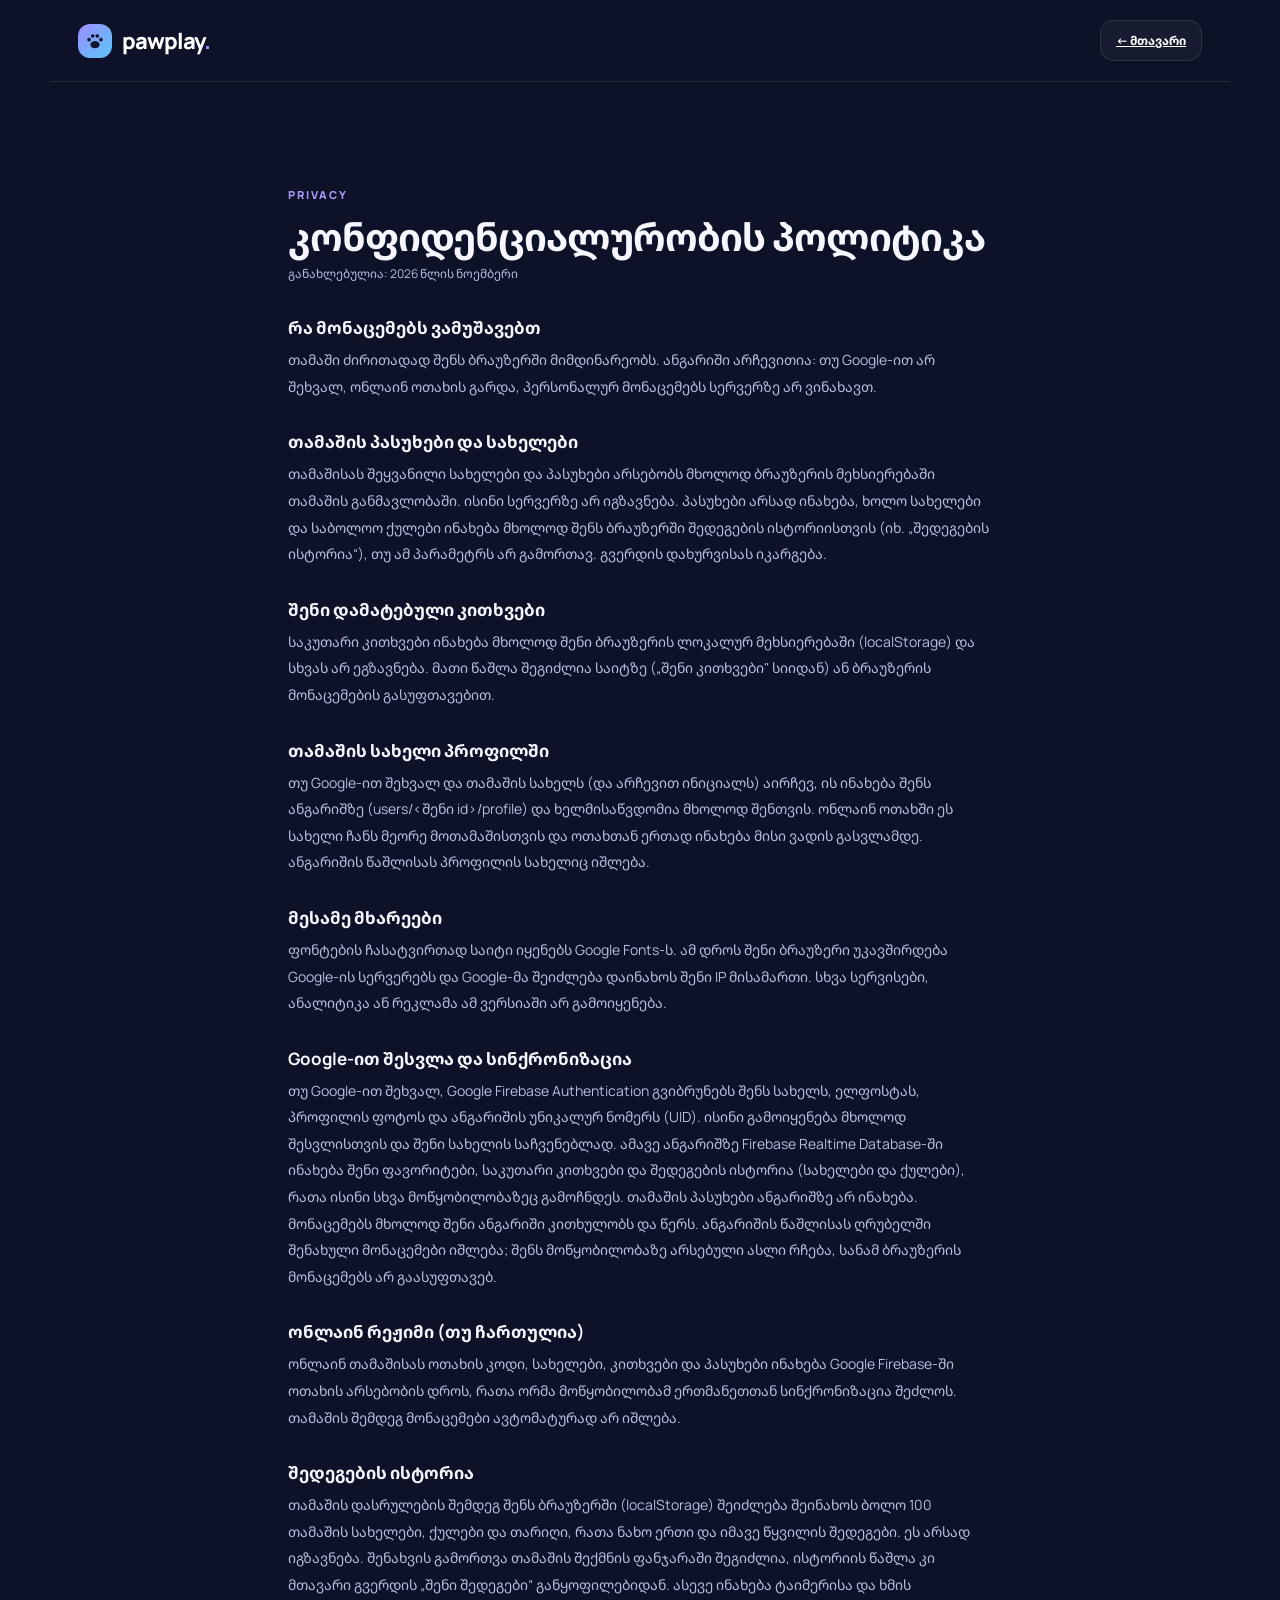
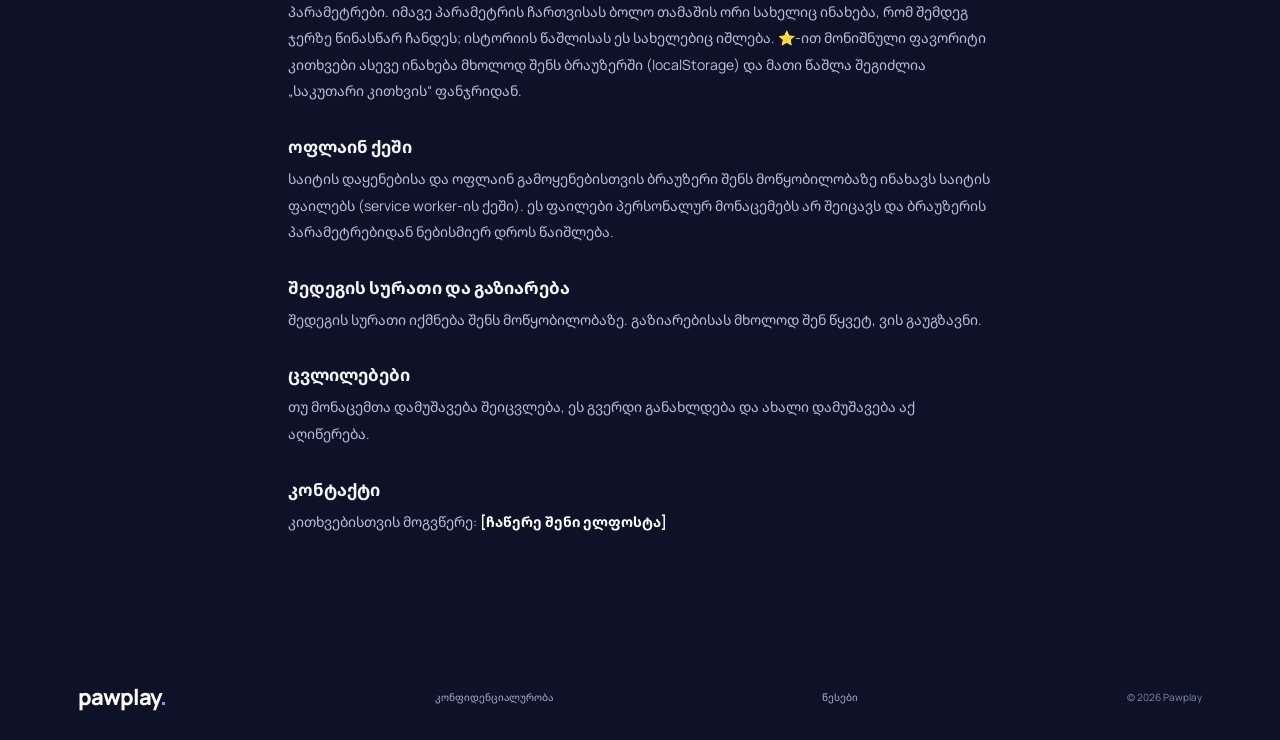
<file: privacy.html>
<!doctype html><html lang="ka"><head><meta charset="utf-8"><meta name="viewport" content="width=device-width,initial-scale=1"><meta name="theme-color" content="#10162f"><title>კონფიდენციალურობის პოლიტიკა — Pawplay</title>
<link href="https://fonts.googleapis.com/css2?family=Manrope:wght@400;600;800&family=Noto+Sans+Georgian:wght@400;600;800&display=swap" rel="stylesheet"><link rel="stylesheet" href="style.css"></head><body>
<header class="topbar"><a class="brand" href="index.html"><span class="brand-mark"><svg viewBox="0 0 24 24" width="22" height="22" fill="#10152e" aria-hidden="true"><ellipse cx="12" cy="16" rx="5" ry="4"/><circle cx="5.5" cy="10.5" r="2"/><circle cx="9.5" cy="6.5" r="2"/><circle cx="14.5" cy="6.5" r="2"/><circle cx="18.5" cy="10.5" r="2"/></svg></span><span>pawplay<span class="dot">.</span></span></a><a class="btn btn-small btn-ghost" href="index.html">← მთავარი</a></header>
<main class="section legal"><div class="eyebrow">PRIVACY</div><h1>კონფიდენციალურობის პოლიტიკა</h1><p class="upd">განახლებულია: 2026 წლის ნოემბერი</p><h2>რა მონაცემებს ვამუშავებთ</h2><p>თამაში ძირითადად შენს ბრაუზერში მიმდინარეობს. ანგარიში არჩევითია: თუ Google-ით არ შეხვალ, ონლაინ ოთახის გარდა, პერსონალურ მონაცემებს სერვერზე არ ვინახავთ.</p>
<h2>თამაშის პასუხები და სახელები</h2><p>თამაშისას შეყვანილი სახელები და პასუხები არსებობს მხოლოდ ბრაუზერის მეხსიერებაში თამაშის განმავლობაში. ისინი სერვერზე არ იგზავნება. პასუხები არსად ინახება, ხოლო სახელები და საბოლოო ქულები ინახება მხოლოდ შენს ბრაუზერში შედეგების ისტორიისთვის (იხ. „შედეგების ისტორია“), თუ ამ პარამეტრს არ გამორთავ. გვერდის დახურვისას იკარგება.</p>
<h2>შენი დამატებული კითხვები</h2><p>საკუთარი კითხვები ინახება მხოლოდ შენი ბრაუზერის ლოკალურ მეხსიერებაში (localStorage) და სხვას არ ეგზავნება. მათი წაშლა შეგიძლია საიტზე („შენი კითხვები" სიიდან) ან ბრაუზერის მონაცემების გასუფთავებით.</p>
<h2>თამაშის სახელი პროფილში</h2><p>თუ Google-ით შეხვალ და თამაშის სახელს (და არჩევით ინიციალს) აირჩევ, ის ინახება შენს ანგარიშზე (users/&lt;შენი id&gt;/profile) და ხელმისაწვდომია მხოლოდ შენთვის. ონლაინ ოთახში ეს სახელი ჩანს მეორე მოთამაშისთვის და ოთახთან ერთად ინახება მისი ვადის გასვლამდე. ანგარიშის წაშლისას პროფილის სახელიც იშლება.</p>
<h2>მესამე მხარეები</h2><p>ფონტების ჩასატვირთად საიტი იყენებს Google Fonts-ს. ამ დროს შენი ბრაუზერი უკავშირდება Google-ის სერვერებს და Google-მა შეიძლება დაინახოს შენი IP მისამართი. სხვა სერვისები, ანალიტიკა ან რეკლამა ამ ვერსიაში არ გამოიყენება.</p>
<h2>Google-ით შესვლა და სინქრონიზაცია</h2><p>თუ Google-ით შეხვალ, Google Firebase Authentication გვიბრუნებს შენს სახელს, ელფოსტას, პროფილის ფოტოს და ანგარიშის უნიკალურ ნომერს (UID). ისინი გამოიყენება მხოლოდ შესვლისთვის და შენი სახელის საჩვენებლად. ამავე ანგარიშზე Firebase Realtime Database-ში ინახება შენი ფავორიტები, საკუთარი კითხვები და შედეგების ისტორია (სახელები და ქულები), რათა ისინი სხვა მოწყობილობაზეც გამოჩნდეს. თამაშის პასუხები ანგარიშზე არ ინახება. მონაცემებს მხოლოდ შენი ანგარიში კითხულობს და წერს. ანგარიშის წაშლისას ღრუბელში შენახული მონაცემები იშლება; შენს მოწყობილობაზე არსებული ასლი რჩება, სანამ ბრაუზერის მონაცემებს არ გაასუფთავებ.</p><h2>ონლაინ რეჟიმი (თუ ჩართულია)</h2><p>ონლაინ თამაშისას ოთახის კოდი, სახელები, კითხვები და პასუხები ინახება Google Firebase-ში ოთახის არსებობის დროს, რათა ორმა მოწყობილობამ ერთმანეთთან სინქრონიზაცია შეძლოს. თამაშის შემდეგ მონაცემები ავტომატურად არ იშლება.</p><h2>შედეგების ისტორია</h2><p>თამაშის დასრულების შემდეგ შენს ბრაუზერში (localStorage) შეიძლება შეინახოს ბოლო 100 თამაშის სახელები, ქულები და თარიღი, რათა ნახო ერთი და იმავე წყვილის შედეგები. ეს არსად იგზავნება. შენახვის გამორთვა თამაშის შექმნის ფანჯარაში შეგიძლია, ისტორიის წაშლა კი მთავარი გვერდის „შენი შედეგები“ განყოფილებიდან. ასევე ინახება ტაიმერისა და ხმის პარამეტრები. იმავე პარამეტრის ჩართვისას ბოლო თამაშის ორი სახელიც ინახება, რომ შემდეგ ჯერზე წინასწარ ჩანდეს; ისტორიის წაშლისას ეს სახელებიც იშლება. ⭐-ით მონიშნული ფავორიტი კითხვები ასევე ინახება მხოლოდ შენს ბრაუზერში (localStorage) და მათი წაშლა შეგიძლია „საკუთარი კითხვის“ ფანჯრიდან.</p><h2>ოფლაინ ქეში</h2><p>საიტის დაყენებისა და ოფლაინ გამოყენებისთვის ბრაუზერი შენს მოწყობილობაზე ინახავს საიტის ფაილებს (service worker-ის ქეში). ეს ფაილები პერსონალურ მონაცემებს არ შეიცავს და ბრაუზერის პარამეტრებიდან ნებისმიერ დროს წაიშლება.</p><h2>შედეგის სურათი და გაზიარება</h2><p>შედეგის სურათი იქმნება შენს მოწყობილობაზე. გაზიარებისას მხოლოდ შენ წყვეტ, ვის გაუგზავნი.</p><h2>ცვლილებები</h2><p>თუ მონაცემთა დამუშავება შეიცვლება, ეს გვერდი განახლდება და ახალი დამუშავება აქ აღიწერება.</p>
<h2>კონტაქტი</h2><p>კითხვებისთვის მოგვწერე: <b>[ჩაწერე შენი ელფოსტა]</b></p></main>
<footer><a class="brand" href="index.html"><span>pawplay<span class="dot">.</span></span></a><a href="privacy.html">კონფიდენციალურობა</a><a href="terms.html">წესები</a><span>© 2026 Pawplay</span></footer></body></html>
</file>
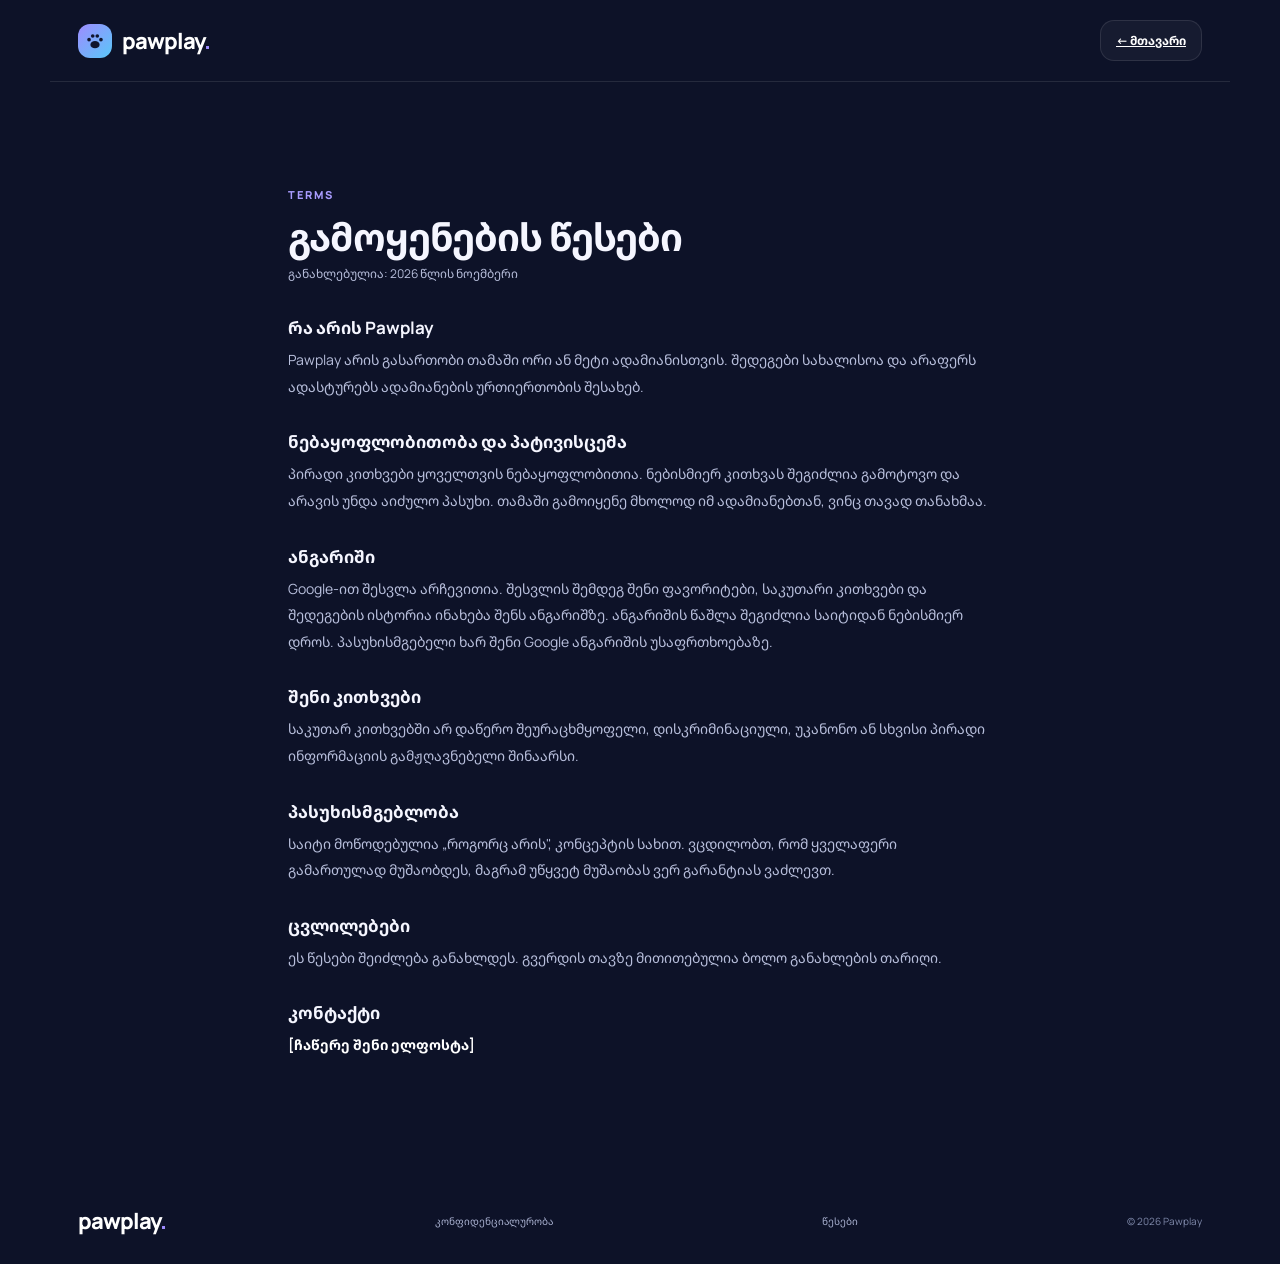
<file: terms.html>
<!doctype html><html lang="ka"><head><meta charset="utf-8"><meta name="viewport" content="width=device-width,initial-scale=1"><meta name="theme-color" content="#10162f"><title>გამოყენების წესები — Pawplay</title>
<link href="https://fonts.googleapis.com/css2?family=Manrope:wght@400;600;800&family=Noto+Sans+Georgian:wght@400;600;800&display=swap" rel="stylesheet"><link rel="stylesheet" href="style.css"></head><body>
<header class="topbar"><a class="brand" href="index.html"><span class="brand-mark"><svg viewBox="0 0 24 24" width="22" height="22" fill="#10152e" aria-hidden="true"><ellipse cx="12" cy="16" rx="5" ry="4"/><circle cx="5.5" cy="10.5" r="2"/><circle cx="9.5" cy="6.5" r="2"/><circle cx="14.5" cy="6.5" r="2"/><circle cx="18.5" cy="10.5" r="2"/></svg></span><span>pawplay<span class="dot">.</span></span></a><a class="btn btn-small btn-ghost" href="index.html">← მთავარი</a></header>
<main class="section legal"><div class="eyebrow">TERMS</div><h1>გამოყენების წესები</h1><p class="upd">განახლებულია: 2026 წლის ნოემბერი</p><h2>რა არის Pawplay</h2><p>Pawplay არის გასართობი თამაში ორი ან მეტი ადამიანისთვის. შედეგები სახალისოა და არაფერს ადასტურებს ადამიანების ურთიერთობის შესახებ.</p>
<h2>ნებაყოფლობითობა და პატივისცემა</h2><p>პირადი კითხვები ყოველთვის ნებაყოფლობითია. ნებისმიერ კითხვას შეგიძლია გამოტოვო და არავის უნდა აიძულო პასუხი. თამაში გამოიყენე მხოლოდ იმ ადამიანებთან, ვინც თავად თანახმაა.</p>
<h2>ანგარიში</h2><p>Google-ით შესვლა არჩევითია. შესვლის შემდეგ შენი ფავორიტები, საკუთარი კითხვები და შედეგების ისტორია ინახება შენს ანგარიშზე. ანგარიშის წაშლა შეგიძლია საიტიდან ნებისმიერ დროს. პასუხისმგებელი ხარ შენი Google ანგარიშის უსაფრთხოებაზე.</p><h2>შენი კითხვები</h2><p>საკუთარ კითხვებში არ დაწერო შეურაცხმყოფელი, დისკრიმინაციული, უკანონო ან სხვისი პირადი ინფორმაციის გამჟღავნებელი შინაარსი.</p>
<h2>პასუხისმგებლობა</h2><p>საიტი მოწოდებულია „როგორც არის", კონცეპტის სახით. ვცდილობთ, რომ ყველაფერი გამართულად მუშაობდეს, მაგრამ უწყვეტ მუშაობას ვერ გარანტიას ვაძლევთ.</p>
<h2>ცვლილებები</h2><p>ეს წესები შეიძლება განახლდეს. გვერდის თავზე მითითებულია ბოლო განახლების თარიღი.</p>
<h2>კონტაქტი</h2><p><b>[ჩაწერე შენი ელფოსტა]</b></p></main>
<footer><a class="brand" href="index.html"><span>pawplay<span class="dot">.</span></span></a><a href="privacy.html">კონფიდენციალურობა</a><a href="terms.html">წესები</a><span>© 2026 Pawplay</span></footer></body></html>
</file>
<file: style.css>
:root{--bg:#0d1228;--panel:#151d3b;--panel2:#1b2548;--text:#f5f6ff;--muted:#aab2d1;--purple:#9b8cff;--blue:#69c5ff;--line:rgba(255,255,255,.1);--mint:#8ce5c1}*{box-sizing:border-box}html{scroll-behavior:smooth}body{margin:0;background:var(--bg);color:var(--text);font-family:Manrope,'Noto Sans Georgian',sans-serif;overflow-x:hidden}body:before{content:"";position:fixed;inset:0;pointer-events:none;background-image:radial-gradient(rgba(255,255,255,.13) .7px,transparent .7px);background-size:24px 24px;opacity:.14;z-index:-1}.ambient{position:absolute;width:480px;height:480px;border-radius:50%;filter:blur(110px);opacity:.18;z-index:-1}.a1{background:#7457ff;top:80px;left:-220px}.a2{background:#1f9fe0;top:750px;right:-250px}.topbar{height:82px;max-width:1180px;margin:auto;padding:0 28px;display:flex;align-items:center;justify-content:space-between;border-bottom:1px solid var(--line)}.brand{display:flex;align-items:center;gap:10px;text-decoration:none;color:white;font-weight:800;font-size:22px;letter-spacing:-1px}.brand-mark{width:34px;height:34px;display:grid;place-items:center;background:linear-gradient(135deg,#9e8cff,#59c7f8);border-radius:12px;color:#10152e;font-size:25px;font-weight:800}.dot{color:#9e8cff}.topbar nav{display:flex;gap:34px}.topbar nav a,.text-link{color:var(--muted);text-decoration:none;font-size:13px;font-weight:600}.topbar nav a:hover,.text-link:hover{color:white}.btn{border:0;border-radius:14px;padding:15px 21px;font:700 14px Manrope,'Noto Sans Georgian',sans-serif;cursor:pointer;display:inline-flex;gap:18px;align-items:center;justify-content:center;transition:.2s transform,.2s box-shadow}.btn:hover{transform:translateY(-2px);box-shadow:0 10px 30px #0004}.btn-primary{background:linear-gradient(110deg,#a18eff,#6a9cff);color:#10152d}.btn-ghost{background:#ffffff0a;border:1px solid var(--line);color:white}.btn-small{padding:11px 15px;font-size:12px}.btn-light{background:white;color:#18203c}.menu{display:none;background:none;border:0;color:white;font-size:24px}.section{max-width:1180px;margin:auto;padding:105px 28px}.hero{min-height:600px;display:grid;grid-template-columns:1.05fr .95fr;align-items:center;gap:40px;padding-top:75px}.eyebrow{font-size:10px;letter-spacing:2px;font-weight:800;color:#a99cff;display:flex;align-items:center;gap:9px}.pulse{width:7px;height:7px;background:var(--mint);border-radius:50%;box-shadow:0 0 14px var(--mint)}h1,h2,h3,p{margin-top:0}h1{font-size:clamp(48px,6.2vw,78px);line-height:1.09;letter-spacing:-4px;margin:22px 0}.hero h1 span,.section-heading h2 span,.builder h2 span{background:linear-gradient(100deg,#a894ff,#69caff);-webkit-background-clip:text;background-clip:text;color:transparent}.lead{max-width:520px;color:var(--muted);font-size:15px;line-height:1.9}.hero-actions{display:flex;align-items:center;gap:25px;margin-top:30px}.hero-proof{display:flex;align-items:center;gap:14px;margin-top:50px}.avatars{display:flex}.avatars span{width:34px;height:34px;border-radius:50%;display:grid;place-items:center;background:#222d55;border:2px solid var(--bg);margin-left:-7px}.avatars span:first-child{margin-left:0}.hero-proof b,.hero-proof small{display:block;font-size:11px}.hero-proof small{color:var(--muted);margin-top:4px}.hero-art{height:440px;position:relative;display:flex;align-items:center;justify-content:center}.orbit{position:absolute;border:1px solid #8f8cff32;border-radius:50%;transform:rotate(-22deg)}.orbit-one{width:420px;height:270px}.orbit-two{width:350px;height:390px;transform:rotate(55deg)}.pet-card{position:absolute;width:190px;height:225px;border:1px solid #ffffff20;background:linear-gradient(150deg,#202c55,#151d39);border-radius:27px;display:flex;flex-direction:column;align-items:center;justify-content:center;box-shadow:0 25px 70px #0005;z-index:2}.pet-left{left:7%;top:90px;transform:rotate(-9deg)}.pet-right{right:7%;bottom:65px;transform:rotate(9deg)}.pet-emoji{font-size:86px;filter:drop-shadow(0 12px 12px #0004);margin-bottom:12px}.pet-card b{font-size:17px}.pet-card small{color:var(--muted);font-size:10px;margin-top:5px}.versus{position:absolute;z-index:3;width:66px;height:66px;border-radius:50%;display:grid;place-items:center;background:linear-gradient(140deg,#a18eff,#6bbdfb);color:#121831;font-size:19px;font-weight:900;box-shadow:0 10px 35px #7e7cff66}.spark{position:absolute;color:#b4a6ff;font-size:30px}.s1{top:55px;right:20%}.s2{bottom:45px;left:16%}.floating-tag{position:absolute;background:#202b4f;border:1px solid #ffffff20;padding:11px 15px;border-radius:12px;font-size:10px;box-shadow:0 12px 25px #0003;z-index:4}.tag-top{top:45px;left:5%}.tag-bottom{bottom:32px;right:3%}.stats-strip{max-width:1124px;margin:0 auto;background:#151d39;border:1px solid var(--line);border-radius:20px;display:grid;grid-template-columns:repeat(4,1fr);padding:25px 18px}.stats-strip div{text-align:center;border-right:1px solid var(--line)}.stats-strip div:last-child{border:0}.stats-strip b,.stats-strip span{display:block}.stats-strip b{font-size:26px;letter-spacing:-1px}.stats-strip span{font-size:10px;color:var(--muted);margin-top:5px}.section-heading{max-width:650px;margin-bottom:42px}.section-heading h2,.builder h2,.final-cta h2{font-size:clamp(34px,4vw,52px);line-height:1.2;letter-spacing:-2px;margin:15px 0}.section-heading p,.builder-copy>p{color:var(--muted);line-height:1.8;font-size:13px}.steps{display:grid;grid-template-columns:repeat(4,1fr);gap:14px}.step-card{position:relative;padding:25px 22px 28px;background:linear-gradient(150deg,#192344,#131a34);border:1px solid var(--line);border-radius:20px;min-height:230px}.step-no{position:absolute;right:20px;top:18px;color:#ffffff45;font-size:11px;font-weight:800}.step-icon{font-size:27px;margin:12px 0 22px}.step-card h3{font-size:16px;margin-bottom:10px}.step-card p{font-size:11px;line-height:1.8;color:var(--muted);margin:0}.row-heading{max-width:none;display:flex;justify-content:space-between;align-items:end}.count-pill{border:1px solid #9e8cff55;color:#c8c0ff;border-radius:30px;padding:10px 14px;font-size:10px;margin-bottom:45px}.category-grid{display:grid;grid-template-columns:repeat(3,1fr);gap:14px}.category-card{border:1px solid var(--line);border-radius:19px;padding:21px;background:linear-gradient(145deg,#192344,#121a33);cursor:pointer;transition:.2s;min-height:175px}.category-card:hover{transform:translateY(-4px);border-color:#9e8cff88;background:#202b50}.category-head{display:flex;align-items:center;justify-content:space-between}.category-icon{width:43px;height:43px;border-radius:14px;background:#ffffff0d;display:grid;place-items:center;font-size:22px}.category-card h3{font-size:15px;margin:17px 0 7px}.category-card p{font-size:11px;line-height:1.6;color:var(--muted);margin:0}.category-count{font-size:9px;color:#a99cff;background:#a99cff15;padding:6px 8px;border-radius:20px}.builder{display:grid;grid-template-columns:1fr 1fr;align-items:center;gap:70px}.builder-copy>p{max-width:460px}.check-list{list-style:none;padding:0;margin:25px 0 30px}.check-list li{font-size:12px;color:#dce1f6;margin:13px 0}.check-list li:before{content:'✓';color:var(--mint);font-weight:900;margin-right:11px}.builder-preview{padding:12px;background:#1b2546;border:1px solid #ffffff18;border-radius:23px;box-shadow:0 30px 80px #0004;transform:rotate(2deg)}.preview-top{display:flex;align-items:center;gap:5px;padding:8px 9px 17px}.mini-dot{width:6px;height:6px;border-radius:50%;background:#9e8cff}.preview-top small{margin-left:auto;color:#818bad;font-size:8px;letter-spacing:1.5px}.preview-body{background:#111a35;border-radius:15px;padding:27px}.question-label{font-size:8px;color:#a99cff;letter-spacing:1.5px;font-weight:800}.preview-body h3{font-size:20px;line-height:1.5;margin:18px 0 25px}.answer-line{padding:14px;border:1px solid #9c8aff77;border-radius:11px;color:#f3f2ff;font-size:11px;display:flex;justify-content:space-between;margin:10px 0}.answer-line span{color:#a99cff}.answer-line.muted{border-color:var(--line);color:#7f89aa}.preview-foot{display:flex;justify-content:space-between;color:#8490b4;font-size:9px;margin-top:28px}.safety{display:flex;align-items:center;gap:22px;padding-top:30px;padding-bottom:70px}.safety-icon{width:54px;height:54px;flex:none;display:grid;place-items:center;border-radius:17px;background:#8ce5c11a;font-size:25px}.safety h3{font-size:14px;margin-bottom:7px}.safety p{font-size:11px;color:var(--muted);line-height:1.7;margin:0;max-width:750px}.final-cta{position:relative;overflow:hidden;text-align:center;padding:75px 20px 85px;background:radial-gradient(ellipse at 50% 110%,#6c65c866,transparent 65%),linear-gradient(120deg,#20254d,#22234b);border-top:1px solid var(--line);border-bottom:1px solid var(--line)}.final-cta .eyebrow{justify-content:center}.final-cta h2{margin:18px 0 28px}.cta-deco{position:absolute;font-size:160px;color:#ffffff08;right:8%;top:-25px}footer{max-width:1180px;margin:auto;padding:28px;display:flex;align-items:center;justify-content:space-between;color:#7f89aa;font-size:10px}.modal-backdrop{position:fixed;inset:0;background:#070b19d9;backdrop-filter:blur(10px);z-index:20;display:none;align-items:center;justify-content:center;padding:20px}.modal-backdrop.show{display:flex}.modal{position:relative;width:min(520px,100%);max-height:90vh;overflow:auto;background:#182242;border:1px solid #ffffff20;border-radius:24px;padding:34px;box-shadow:0 30px 100px #0009;animation:pop .22s ease}@keyframes pop{from{opacity:0;transform:translateY(12px) scale(.98)}to{opacity:1;transform:none}}.close{position:absolute;right:20px;top:17px;background:#ffffff0d;border:0;color:white;width:32px;height:32px;border-radius:10px;font-size:22px;cursor:pointer}.modal h2{font-size:27px;letter-spacing:-1px;margin:12px 0 6px}.modal-sub{color:var(--muted);font-size:11px;line-height:1.7;margin-bottom:22px}.modal label{display:block;font-size:11px;font-weight:700;color:#dce1f6;margin:15px 0}.modal label small{color:#9ca7c7;font-weight:400}.modal input,.modal select,.modal textarea{display:block;width:100%;margin-top:8px;border:1px solid #ffffff20;background:#101831;color:white;border-radius:11px;padding:13px 14px;font:500 12px Manrope,'Noto Sans Georgian',sans-serif;outline:none}.modal input:focus,.modal select:focus,.modal textarea:focus{border-color:#9e8cff}.modal select option{background:#101831}.two-inputs{display:grid;grid-template-columns:1fr 1fr;gap:12px}.full{width:100%;margin-top:10px}.note{display:block;color:#8490b4;font-size:9px;line-height:1.6;margin-top:14px}.checkbox-label{display:flex!important;align-items:center;gap:9px;font-weight:500!important}.checkbox-label input{width:auto;margin:0}.demo-progress{height:6px;background:#ffffff12;border-radius:10px;overflow:hidden;margin:22px 0 12px}.demo-progress span{height:100%;display:block;width:5%;background:linear-gradient(90deg,#a18eff,#69caff);transition:width .2s}.demo-meta{display:flex;justify-content:space-between;color:#aab2d1;font-size:10px}.demo-modal h3{font-size:21px;line-height:1.5;margin:25px 0 8px}.demo-actions{display:flex;justify-content:space-between;gap:10px;margin-top:15px}.toast{position:fixed;bottom:22px;left:50%;transform:translate(-50%,20px);opacity:0;pointer-events:none;background:#e9e7ff;color:#171c38;padding:12px 18px;border-radius:12px;font-size:11px;font-weight:800;z-index:40;transition:.25s}.toast.show{opacity:1;transform:translate(-50%,0)}
@media(max-width:850px){.topbar nav{gap:16px}.hero{grid-template-columns:1fr;padding-top:65px}.hero-art{height:380px}.hero-copy{text-align:center}.hero-copy .eyebrow,.hero-actions,.hero-proof{justify-content:center}.lead{margin:auto}.steps{grid-template-columns:repeat(2,1fr)}.builder{gap:35px}.category-grid{grid-template-columns:repeat(2,1fr)}}
@media(max-width:600px){.topbar{height:68px;padding:0 18px}.topbar nav,.topbar>.btn{display:none}.menu{display:block}.section{padding:72px 19px}.hero{padding-top:55px;gap:10px}.hero h1{font-size:53px;letter-spacing:-3px}.lead{font-size:13px}.hero-actions{flex-direction:column;gap:18px}.hero-art{height:330px;transform:scale(.88);margin:0 -25px}.pet-card{width:150px;height:185px}.pet-emoji{font-size:68px}.pet-left{left:5%;top:70px}.pet-right{right:5%;bottom:50px}.orbit-one{width:340px;height:220px}.orbit-two{width:280px;height:330px}.floating-tag{font-size:9px}.stats-strip{margin:0 15px;grid-template-columns:repeat(2,1fr);gap:18px;padding:22px 10px}.stats-strip div:nth-child(2){border:0}.stats-strip b{font-size:23px}.stats-strip span{font-size:9px}.section-heading h2,.builder h2,.final-cta h2{font-size:36px}.steps{gap:10px}.step-card{padding:18px 15px;min-height:220px}.step-card h3{font-size:13px}.step-card p{font-size:10px}.row-heading{display:block}.count-pill{display:inline-block;margin:0 0 25px}.category-grid{grid-template-columns:1fr 1fr;gap:9px}.category-card{padding:15px;min-height:170px}.category-card h3{font-size:12px}.category-card p{font-size:9px}.category-icon{width:37px;height:37px}.category-count{font-size:8px}.builder{grid-template-columns:1fr;gap:35px}.builder-preview{max-width:440px;margin:auto}.safety{align-items:flex-start;gap:14px}.safety h3{line-height:1.5}.final-cta{padding:65px 20px}.final-cta h2{font-size:34px}footer{padding:24px 18px;gap:12px;flex-wrap:wrap}footer>span:last-child{width:100%}.modal{padding:27px 21px}.two-inputs{grid-template-columns:1fr;gap:0}}

/* stage 1 additions */
.topbar{position:relative}.topbar nav.open{display:flex;position:absolute;top:68px;left:0;right:0;flex-direction:column;gap:18px;background:var(--bg);padding:20px 24px;border-bottom:1px solid var(--line);z-index:30}
:focus-visible{outline:2px solid var(--purple);outline-offset:3px}
.eyebrow{font-size:11px}.note{font-size:11px}.category-card p,.step-card p,.stats-strip span,.check-list li,.safety p{font-size:12px}.category-count{font-size:10px}.preview-foot,.question-label{font-size:10px}:root{--muted:#b8bfdc}
.g-who{color:var(--purple);font-weight:700;font-size:13px;margin:22px 0 0}.masked{-webkit-text-security:disc;text-security:disc}
.pass{font-size:64px;text-align:center;margin:26px 0 6px}.demo-modal h3{margin-top:14px}.demo-modal .full{margin-top:14px}
.reveal{display:grid;grid-template-columns:1fr 1fr;gap:10px;margin:14px 0}.reveal div{background:#101831;border:1px solid var(--line);border-radius:12px;padding:14px}.reveal small{display:block;color:var(--muted);font-size:11px;margin-bottom:6px}.reveal b{font-size:15px;word-break:break-word}
.btn.hint{box-shadow:0 0 0 2px var(--mint)}
.scoreboard{display:flex;gap:12px;justify-content:center;margin:18px 0}.scoreboard div{flex:1;text-align:center;background:#101831;border-radius:14px;padding:16px}.scoreboard b{display:block;font-size:38px}.scoreboard small{color:var(--muted);font-size:12px}
.demo-modal{max-height:92vh;overflow-y:auto}
@media(prefers-reduced-motion:reduce){*{animation:none!important;transition:none!important;scroll-behavior:auto!important}}
@media(max-width:600px){.reveal{grid-template-columns:1fr}}
.myqs h4{margin:22px 0 8px;font-size:13px}.myq{display:flex;justify-content:space-between;gap:10px;align-items:center;background:#101831;border-radius:10px;padding:10px 12px;margin:6px 0;font-size:12px}.myq small{display:block;color:var(--muted);font-size:10px;margin-top:3px}.myq button{background:none;border:0;cursor:pointer;font-size:16px}

/* stage 5: design */
.brand-mark svg{display:block}.section[id]{scroll-margin-top:20px}
.pet-left{border-color:#69c5ff66}.pet-right{border-color:#9b8cff66}
.sample-card{max-width:560px;margin:auto;background:linear-gradient(150deg,#192344,#131a34);border:1px solid var(--line);border-radius:22px;padding:26px;box-shadow:0 30px 80px #0004}
.sample-win{text-align:center;font-weight:800;margin:0 0 16px}.sample-list{list-style:none;padding:0;margin:0}
.sample-list li{display:flex;justify-content:space-between;gap:12px;background:#101831;border-radius:12px;padding:12px 14px;margin:8px 0;font-size:13px}
.sample-list em{font-style:normal;font-weight:700;white-space:nowrap}.sample-list .ok{color:var(--mint)}.sample-list .no{color:#ff9aa8}
.faq{max-width:820px}.faq details{border:1px solid var(--line);border-radius:14px;background:#151d39;margin:10px 0;padding:0 18px}
.faq summary{cursor:pointer;padding:16px 0;font-weight:700;font-size:14px;list-style:none;display:flex;justify-content:space-between;gap:12px}
.faq summary::after{content:'+';color:var(--purple);font-size:20px;line-height:1}.faq details[open] summary::after{content:'–'}
.faq summary::-webkit-details-marker{display:none}.faq details p{color:var(--muted);font-size:13px;line-height:1.8;margin:0 0 16px}
@media(max-width:600px){.sample-list li{flex-direction:column;gap:4px}.sample-list em{white-space:normal}}

/* stage 7: legal */
footer a{color:#aab2d1;text-decoration:none}footer a:hover{color:#fff}.legal{max-width:760px}.legal h1{font-size:38px;letter-spacing:-1px;margin:14px 0 6px}.legal h2{font-size:17px;margin:30px 0 8px}.legal p{color:var(--muted);line-height:1.9;font-size:14px}.legal .upd{font-size:12px;margin-bottom:24px}.legal b{color:#fff}
.room-code{font:800 40px Manrope,sans-serif;letter-spacing:8px;text-align:center;background:#101831;border-radius:14px;padding:16px;margin:14px 0;user-select:all}#onlineBox .or{text-align:center;color:var(--muted);font-size:12px;margin:18px 0 10px}#onlineBox .join{grid-template-columns:1fr auto;margin-top:10px}#onlineBox input{text-transform:uppercase;margin-top:0}
</file>
